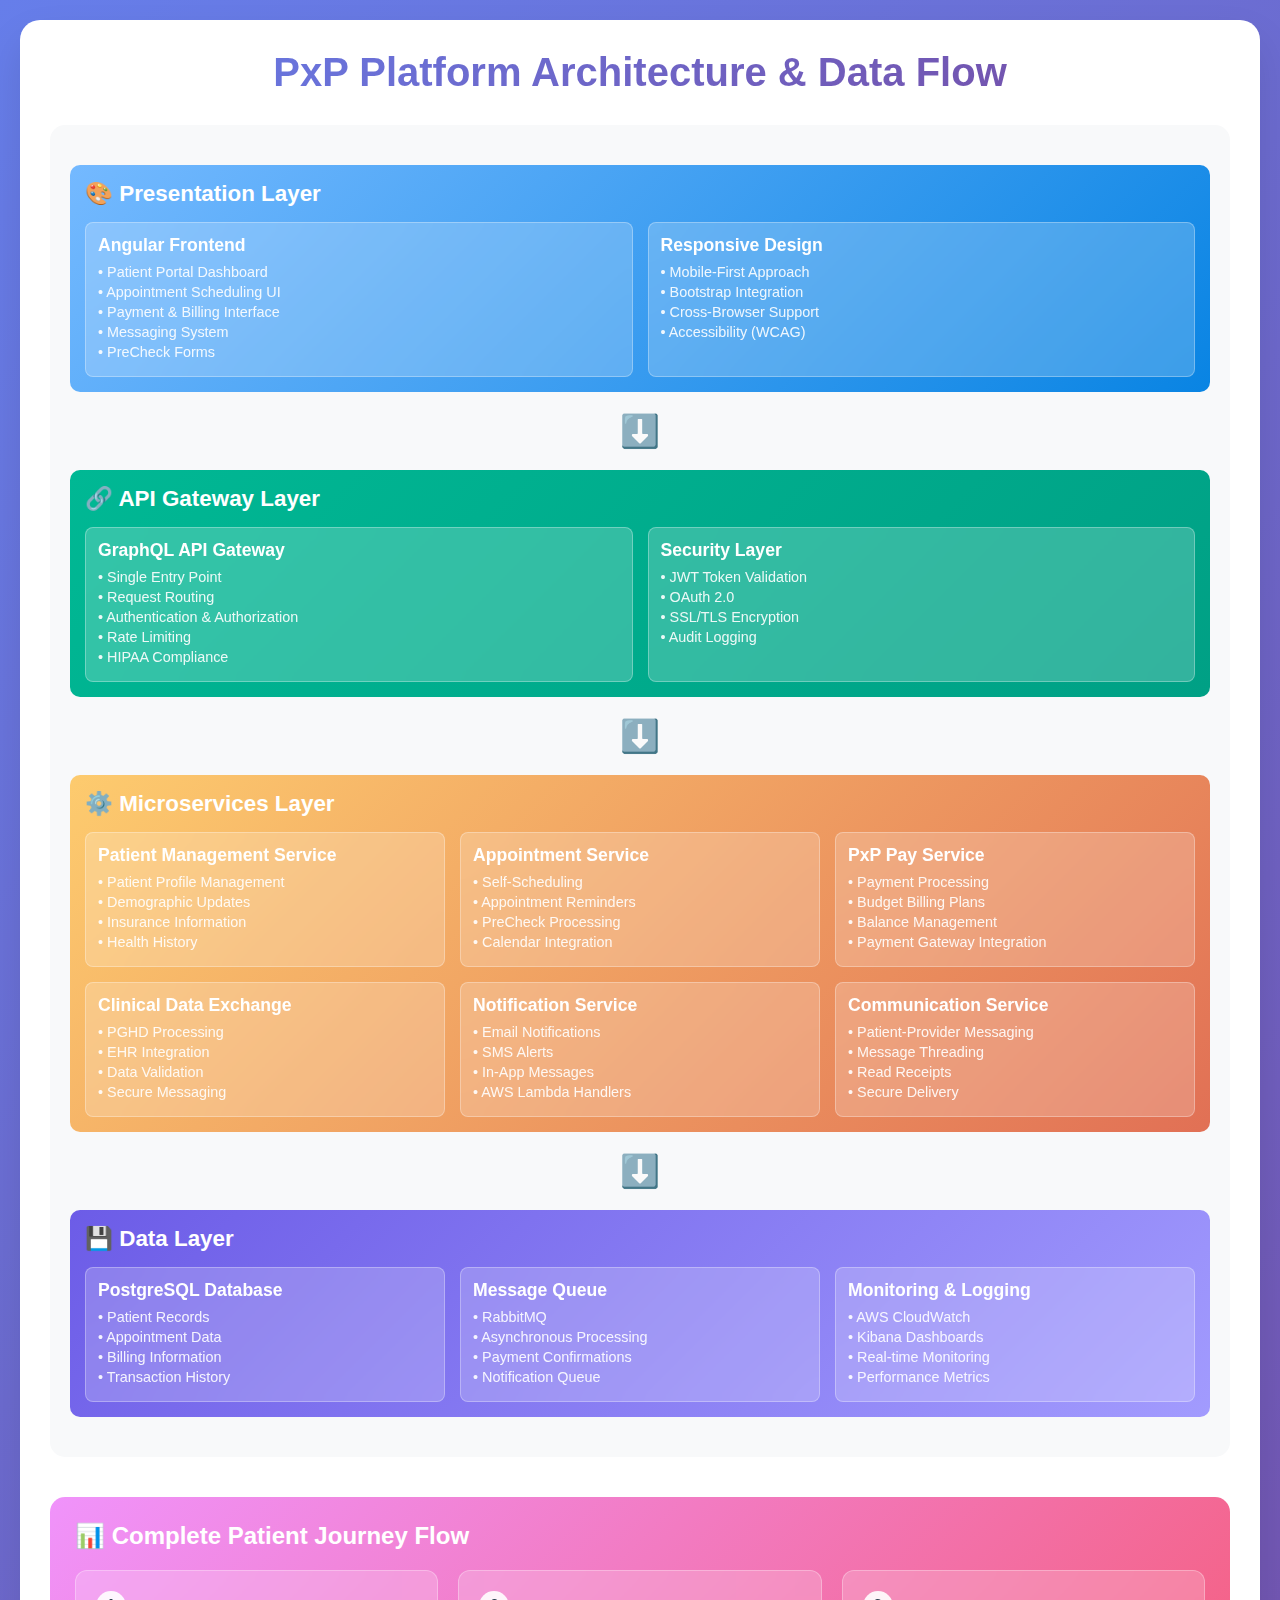
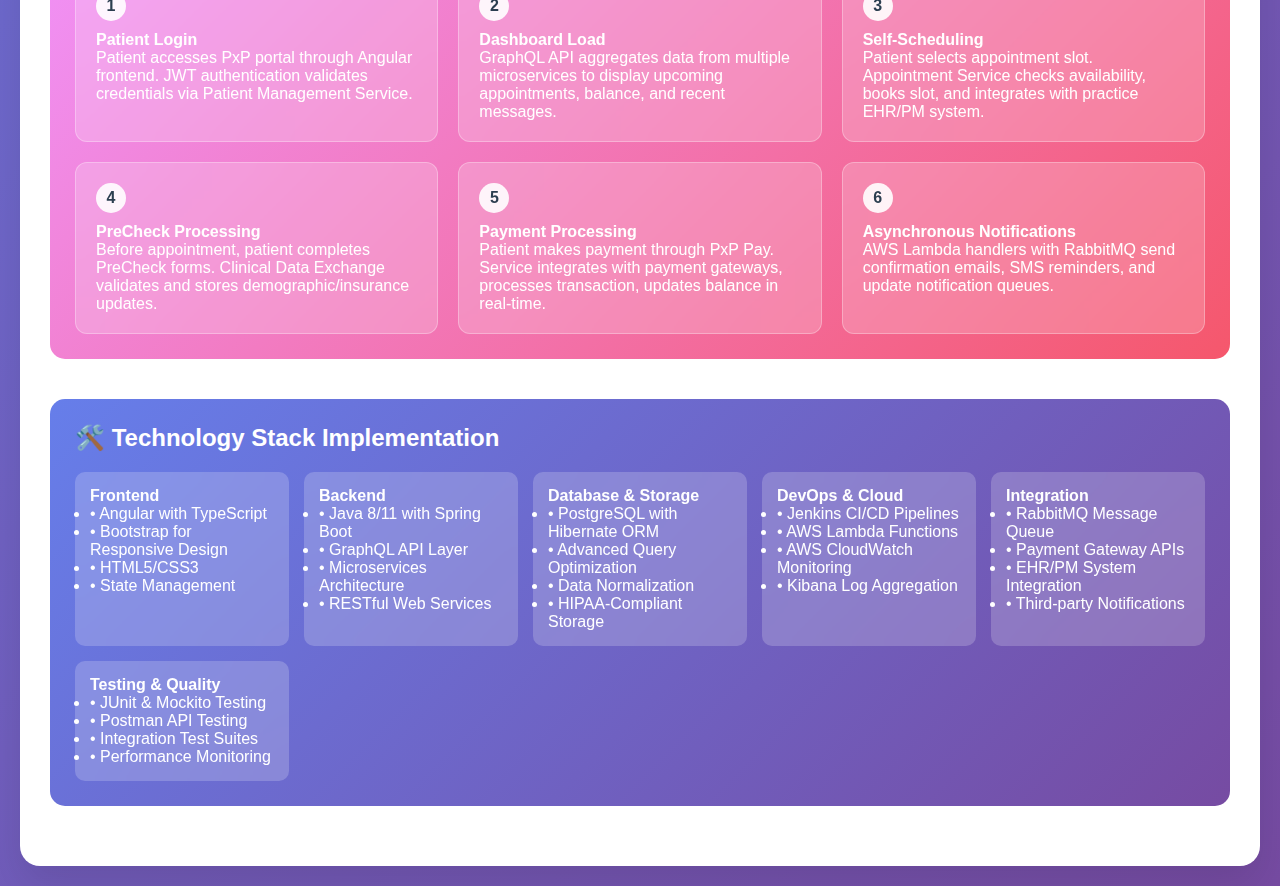
<file: index.html>
<!DOCTYPE html>
<html lang="en">
<head>
    <meta charset="UTF-8">
    <meta name="viewport" content="width=device-width, initial-scale=1.0">
    <title>PxP Platform Architecture</title>
    <style>
        * {
            margin: 0;
            padding: 0;
            box-sizing: border-box;
        }

        body {
            font-family: 'Segoe UI', Tahoma, Geneva, Verdana, sans-serif;
            background: linear-gradient(135deg, #667eea 0%, #764ba2 100%);
            min-height: 100vh;
            padding: 20px;
        }

        .container {
            max-width: 1400px;
            margin: 0 auto;
            background: white;
            border-radius: 20px;
            padding: 30px;
            box-shadow: 0 20px 40px rgba(0,0,0,0.1);
        }

        h1 {
            text-align: center;
            color: #2c3e50;
            margin-bottom: 30px;
            font-size: 2.5em;
            background: linear-gradient(135deg, #667eea, #764ba2);
            -webkit-background-clip: text;
            -webkit-text-fill-color: transparent;
        }

        .architecture-diagram {
            margin: 30px 0;
            padding: 20px;
            background: #f8f9fa;
            border-radius: 15px;
            overflow-x: auto;
        }

        .layer {
            margin: 20px 0;
            padding: 15px;
            border-radius: 10px;
            position: relative;
        }

        .presentation-layer {
            background: linear-gradient(135deg, #74b9ff, #0984e3);
            color: white;
        }

        .api-layer {
            background: linear-gradient(135deg, #00b894, #00a085);
            color: white;
        }

        .service-layer {
            background: linear-gradient(135deg, #fdcb6e, #e17055);
            color: white;
        }

        .data-layer {
            background: linear-gradient(135deg, #6c5ce7, #a29bfe);
            color: white;
        }

        .layer h3 {
            margin-bottom: 15px;
            font-size: 1.4em;
        }

        .components {
            display: grid;
            grid-template-columns: repeat(auto-fit, minmax(250px, 1fr));
            gap: 15px;
            margin-top: 15px;
        }

        .component {
            background: rgba(255,255,255,0.2);
            padding: 12px;
            border-radius: 8px;
            backdrop-filter: blur(10px);
            border: 1px solid rgba(255,255,255,0.3);
        }

        .component h4 {
            margin-bottom: 8px;
            font-size: 1.1em;
        }

        .component ul {
            list-style: none;
            padding-left: 0;
        }

        .component li {
            margin: 4px 0;
            font-size: 0.9em;
            opacity: 0.9;
        }

        .flow-section {
            margin: 40px 0;
            padding: 25px;
            background: linear-gradient(135deg, #f093fb 0%, #f5576c 100%);
            border-radius: 15px;
            color: white;
        }

        .flow-steps {
            display: grid;
            grid-template-columns: repeat(auto-fit, minmax(300px, 1fr));
            gap: 20px;
            margin-top: 20px;
        }

        .flow-step {
            background: rgba(255,255,255,0.2);
            padding: 20px;
            border-radius: 12px;
            backdrop-filter: blur(10px);
            border: 1px solid rgba(255,255,255,0.3);
        }

        .step-number {
            width: 30px;
            height: 30px;
            background: rgba(255,255,255,0.9);
            color: #2c3e50;
            border-radius: 50%;
            display: flex;
            align-items: center;
            justify-content: center;
            font-weight: bold;
            margin-bottom: 10px;
        }

        .tech-stack {
            margin: 30px 0;
            padding: 25px;
            background: linear-gradient(135deg, #667eea, #764ba2);
            border-radius: 15px;
            color: white;
        }

        .tech-grid {
            display: grid;
            grid-template-columns: repeat(auto-fit, minmax(200px, 1fr));
            gap: 15px;
            margin-top: 20px;
        }

        .tech-category {
            background: rgba(255,255,255,0.2);
            padding: 15px;
            border-radius: 10px;
            backdrop-filter: blur(10px);
        }

        .arrow {
            text-align: center;
            font-size: 2em;
            color: #667eea;
            margin: 10px 0;
        }

        .microservices-grid {
            display: grid;
            grid-template-columns: repeat(auto-fit, minmax(280px, 1fr));
            gap: 15px;
            margin-top: 15px;
        }
    </style>
</head>
<body>
    <div class="container">
        <h1>PxP Platform Architecture & Data Flow</h1>

        <div class="architecture-diagram">
            <div class="layer presentation-layer">
                <h3>🎨 Presentation Layer</h3>
                <div class="components">
                    <div class="component">
                        <h4>Angular Frontend</h4>
                        <ul>
                            <li>• Patient Portal Dashboard</li>
                            <li>• Appointment Scheduling UI</li>
                            <li>• Payment & Billing Interface</li>
                            <li>• Messaging System</li>
                            <li>• PreCheck Forms</li>
                        </ul>
                    </div>
                    <div class="component">
                        <h4>Responsive Design</h4>
                        <ul>
                            <li>• Mobile-First Approach</li>
                            <li>• Bootstrap Integration</li>
                            <li>• Cross-Browser Support</li>
                            <li>• Accessibility (WCAG)</li>
                        </ul>
                    </div>
                </div>
            </div>

            <div class="arrow">⬇️</div>

            <div class="layer api-layer">
                <h3>🔗 API Gateway Layer</h3>
                <div class="components">
                    <div class="component">
                        <h4>GraphQL API Gateway</h4>
                        <ul>
                            <li>• Single Entry Point</li>
                            <li>• Request Routing</li>
                            <li>• Authentication & Authorization</li>
                            <li>• Rate Limiting</li>
                            <li>• HIPAA Compliance</li>
                        </ul>
                    </div>
                    <div class="component">
                        <h4>Security Layer</h4>
                        <ul>
                            <li>• JWT Token Validation</li>
                            <li>• OAuth 2.0</li>
                            <li>• SSL/TLS Encryption</li>
                            <li>• Audit Logging</li>
                        </ul>
                    </div>
                </div>
            </div>

            <div class="arrow">⬇️</div>

            <div class="layer service-layer">
                <h3>⚙️ Microservices Layer</h3>
                <div class="microservices-grid">
                    <div class="component">
                        <h4>Patient Management Service</h4>
                        <ul>
                            <li>• Patient Profile Management</li>
                            <li>• Demographic Updates</li>
                            <li>• Insurance Information</li>
                            <li>• Health History</li>
                        </ul>
                    </div>
                    <div class="component">
                        <h4>Appointment Service</h4>
                        <ul>
                            <li>• Self-Scheduling</li>
                            <li>• Appointment Reminders</li>
                            <li>• PreCheck Processing</li>
                            <li>• Calendar Integration</li>
                        </ul>
                    </div>
                    <div class="component">
                        <h4>PxP Pay Service</h4>
                        <ul>
                            <li>• Payment Processing</li>
                            <li>• Budget Billing Plans</li>
                            <li>• Balance Management</li>
                            <li>• Payment Gateway Integration</li>
                        </ul>
                    </div>
                    <div class="component">
                        <h4>Clinical Data Exchange</h4>
                        <ul>
                            <li>• PGHD Processing</li>
                            <li>• EHR Integration</li>
                            <li>• Data Validation</li>
                            <li>• Secure Messaging</li>
                        </ul>
                    </div>
                    <div class="component">
                        <h4>Notification Service</h4>
                        <ul>
                            <li>• Email Notifications</li>
                            <li>• SMS Alerts</li>
                            <li>• In-App Messages</li>
                            <li>• AWS Lambda Handlers</li>
                        </ul>
                    </div>
                    <div class="component">
                        <h4>Communication Service</h4>
                        <ul>
                            <li>• Patient-Provider Messaging</li>
                            <li>• Message Threading</li>
                            <li>• Read Receipts</li>
                            <li>• Secure Delivery</li>
                        </ul>
                    </div>
                </div>
            </div>

            <div class="arrow">⬇️</div>

            <div class="layer data-layer">
                <h3>💾 Data Layer</h3>
                <div class="components">
                    <div class="component">
                        <h4>PostgreSQL Database</h4>
                        <ul>
                            <li>• Patient Records</li>
                            <li>• Appointment Data</li>
                            <li>• Billing Information</li>
                            <li>• Transaction History</li>
                        </ul>
                    </div>
                    <div class="component">
                        <h4>Message Queue</h4>
                        <ul>
                            <li>• RabbitMQ</li>
                            <li>• Asynchronous Processing</li>
                            <li>• Payment Confirmations</li>
                            <li>• Notification Queue</li>
                        </ul>
                    </div>
                    <div class="component">
                        <h4>Monitoring & Logging</h4>
                        <ul>
                            <li>• AWS CloudWatch</li>
                            <li>• Kibana Dashboards</li>
                            <li>• Real-time Monitoring</li>
                            <li>• Performance Metrics</li>
                        </ul>
                    </div>
                </div>
            </div>
        </div>

        <div class="flow-section">
            <h2>📊 Complete Patient Journey Flow</h2>
            <div class="flow-steps">
                <div class="flow-step">
                    <div class="step-number">1</div>
                    <h4>Patient Login</h4>
                    <p>Patient accesses PxP portal through Angular frontend. JWT authentication validates credentials via Patient Management Service.</p>
                </div>
                <div class="flow-step">
                    <div class="step-number">2</div>
                    <h4>Dashboard Load</h4>
                    <p>GraphQL API aggregates data from multiple microservices to display upcoming appointments, balance, and recent messages.</p>
                </div>
                <div class="flow-step">
                    <div class="step-number">3</div>
                    <h4>Self-Scheduling</h4>
                    <p>Patient selects appointment slot. Appointment Service checks availability, books slot, and integrates with practice EHR/PM system.</p>
                </div>
                <div class="flow-step">
                    <div class="step-number">4</div>
                    <h4>PreCheck Processing</h4>
                    <p>Before appointment, patient completes PreCheck forms. Clinical Data Exchange validates and stores demographic/insurance updates.</p>
                </div>
                <div class="flow-step">
                    <div class="step-number">5</div>
                    <h4>Payment Processing</h4>
                    <p>Patient makes payment through PxP Pay. Service integrates with payment gateways, processes transaction, updates balance in real-time.</p>
                </div>
                <div class="flow-step">
                    <div class="step-number">6</div>
                    <h4>Asynchronous Notifications</h4>
                    <p>AWS Lambda handlers with RabbitMQ send confirmation emails, SMS reminders, and update notification queues.</p>
                </div>
            </div>
        </div>

        <div class="tech-stack">
            <h2>🛠️ Technology Stack Implementation</h2>
            <div class="tech-grid">
                <div class="tech-category">
                    <h4>Frontend</h4>
                    <ul>
                        <li>• Angular with TypeScript</li>
                        <li>• Bootstrap for Responsive Design</li>
                        <li>• HTML5/CSS3</li>
                        <li>• State Management</li>
                    </ul>
                </div>
                <div class="tech-category">
                    <h4>Backend</h4>
                    <ul>
                        <li>• Java 8/11 with Spring Boot</li>
                        <li>• GraphQL API Layer</li>
                        <li>• Microservices Architecture</li>
                        <li>• RESTful Web Services</li>
                    </ul>
                </div>
                <div class="tech-category">
                    <h4>Database & Storage</h4>
                    <ul>
                        <li>• PostgreSQL with Hibernate ORM</li>
                        <li>• Advanced Query Optimization</li>
                        <li>• Data Normalization</li>
                        <li>• HIPAA-Compliant Storage</li>
                    </ul>
                </div>
                <div class="tech-category">
                    <h4>DevOps & Cloud</h4>
                    <ul>
                        <li>• Jenkins CI/CD Pipelines</li>
                        <li>• AWS Lambda Functions</li>
                        <li>• AWS CloudWatch Monitoring</li>
                        <li>• Kibana Log Aggregation</li>
                    </ul>
                </div>
                <div class="tech-category">
                    <h4>Integration</h4>
                    <ul>
                        <li>• RabbitMQ Message Queue</li>
                        <li>• Payment Gateway APIs</li>
                        <li>• EHR/PM System Integration</li>
                        <li>• Third-party Notifications</li>
                    </ul>
                </div>
                <div class="tech-category">
                    <h4>Testing & Quality</h4>
                    <ul>
                        <li>• JUnit & Mockito Testing</li>
                        <li>• Postman API Testing</li>
                        <li>• Integration Test Suites</li>
                        <li>• Performance Monitoring</li>
                    </ul>
                </div>
            </div>
        </div>
    </div>
</body>
</html>
</file>
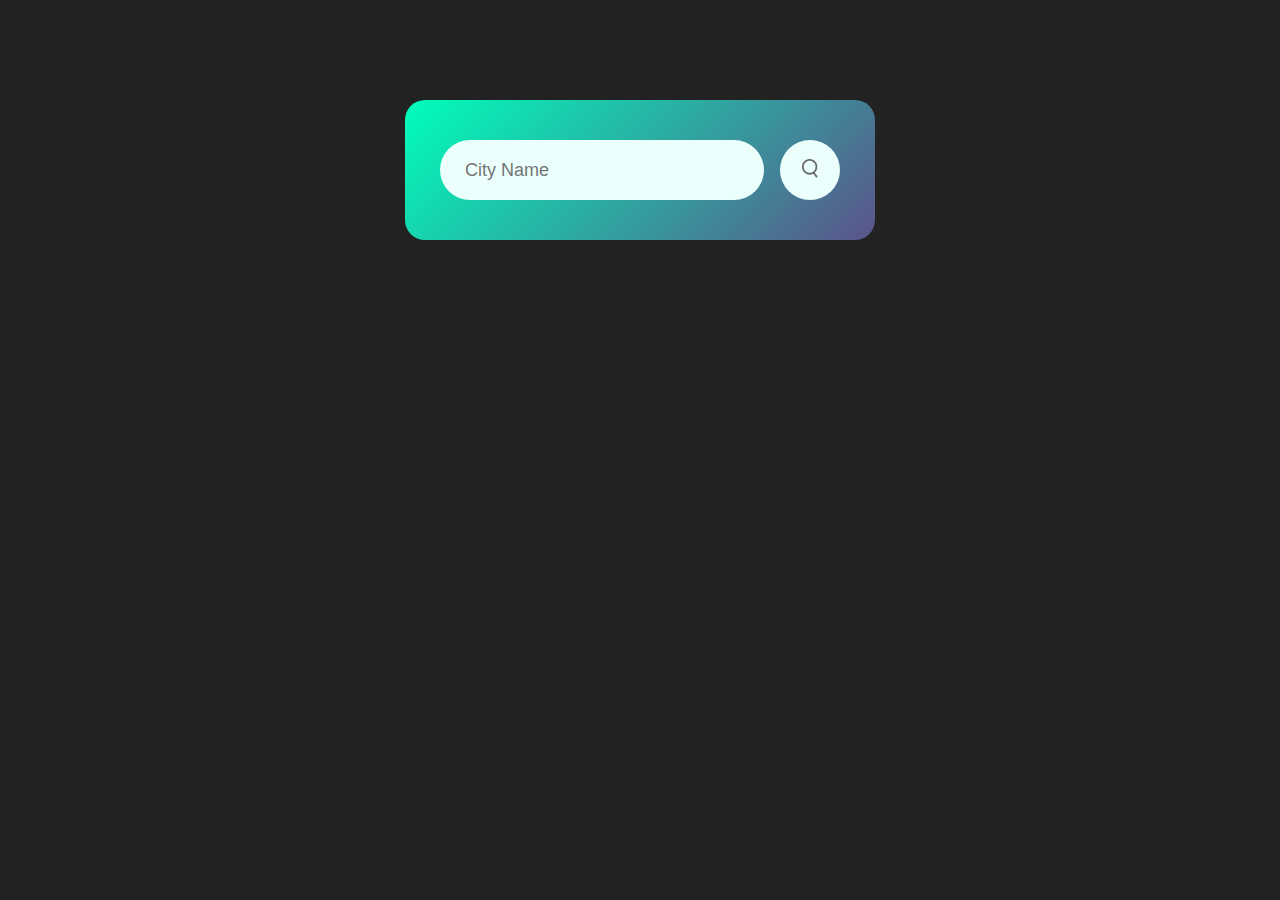
<file: WeatherApp/index.html>
<!DOCTYPE html>
<html lang="en">
<head>
    <meta charset="UTF-8">
    <meta name="viewport" content="width=device-width, initial-scale=1.0">
    <title>Weather-app</title>
    <link rel="stylesheet" href="style.css">
</head>
<body>
    <div class="card">
        <div class="search">
            <input type="text" placeholder="City Name" spellcheck="false">
            <button><img src="images/search.png"></button>
        </div>
        <div class="error">
            <p>Invalid City Name</p>
        </div>
        <div class="weather">
            <img src="images/drizzle.png" class="weather-icon">
            <h1 class="temp">22°c</h1>
            <h2 class="city">Hyderabad</h2>
            <div class="details">
                <div class="col">
                    <img src="images/humidity.png">
                    <div>
                        <p class="humidity">50%</p>
                        <p>Humidity</p>
                    </div>
                </div>
                <div class="col">
                    <img src="images/wind.png">
                    <div>
                        <p class="wind">15 km/h</p>
                        <p>Wind</p>
                    </div>
                </div>
            </div>
              
        </div>

    </div>


    <script>
        const apikey= "f966adafac62d245135e66c3535daa4a";
        const apiurl = "https://api.openweathermap.org/data/2.5/weather?units=metric&q=";

        const searchBox= document.querySelector(".search input");
        const searchBtn= document.querySelector(".search button");
        const weatherIcon = document.querySelector(".weather-icon");

        
        
        async function checkWeather(city){
            const response = await fetch(apiurl + city + `&appid=${apikey}`);
            if(response.status==404){
                document.querySelector(".error").style.display = "block";
                document.querySelector(".weather").style.display = "none";
            }

            else{
                var data = await response.json();
            
                //console.log(data);

                document.querySelector(".city").innerHTML =data.name;
                document.querySelector(".temp").innerHTML =Math.round(data.main.temp* 10)/10 + "°c";
                document.querySelector(".humidity").innerHTML =data.main.humidity + "%";
                document.querySelector(".wind").innerHTML =data.wind.speed + " km/h"; 
                
                if(data.weather[0].main == "Clouds"){
                    weatherIcon.src = "images/clouds.png"
                }
                else if(data.weather[0].main == "Clear"){
                    weatherIcon.src = "images/clear.png"
                }
                else if(data.weather[0].main == "Drizzle"){
                    weatherIcon.src = "images/drizzle.png"
                }
                else if(data.weather[0].main == "Mist"){
                    weatherIcon.src = "images/mist.png"
                }
                else if(data.weather[0].main == "Rain"){
                    weatherIcon.src = "images/rain.png"
                }
                else if(data.weather[0].main == "Snow"){
                    weatherIcon.src = "images/snow.png"
                }

                document.querySelector(".weather").style.display = "block";
                    
            }
            
        }

        searchBtn.addEventListener("click", ()=>{
            checkWeather(searchBox.value);
        })

    </script>
    
</body>
</html>
</file>
<file: WeatherApp/style.css>
*{
    margin: 0;
    padding:0;
    font-family: 'Poppins', sans-serif;
    box-sizing: border-box;
}
body{
    background: #222;
}

.card{
    width: 90%;
    max-width: 470px;
    background: linear-gradient(135deg, #00feba, #5b548a);
    color:#fff;
    margin: 100px auto 0;
    border-radius: 20px;
    padding: 40px 35px;
    text-align: center;
}

.search{
    width:100%;
    display: flex;
    align-items: center;
    justify-content: space-between;
}
.search input{
    border: 0;
    outline: 0;
    background: #ebfffc;
    color:#555;
    padding: 10px 25px;
    height: 60px;
    border-radius: 30px;
    flex: 1;
    margin-right: 16px;
    font-size: 18px;
}

.search button{
    border: 0;
    outline: 0;
    background: #ebfffc;
    border-radius: 50%;
    width: 60px;
    height: 60px;
    cursor: pointer;
}

.search button img{
    width: 16px;
    align-items: center;
}

.weather-icon{
    width:140px;
    margin-top: 40px;
}

.weather h1{
    font-size: 60px;
    font-weight: 500;
}

.weather h2{
    font-size: 40px;
    font-weight: 400;
    margin-top: -10px;
}

.details{
    display: flex;
    align-items:center;
    justify-content: space-around;
    
    padding: 0 20px;
    margin-top: 50px;
}


.col{
    display: flex;
    align-items: center;
    text-align: left;
}

.col img{
    width:40px;
    margin-right: 10px;
}


.humidity, .wind{
    font-size: 28px;
    margin-top: -6px;
}

.weather{
    display: none;
}

.error{
    color: maroon;
    text-align: left;
    font-size: 12px;
    margin-left: 10px;
    margin-top: 10px;
    display: None;
}
</file>
